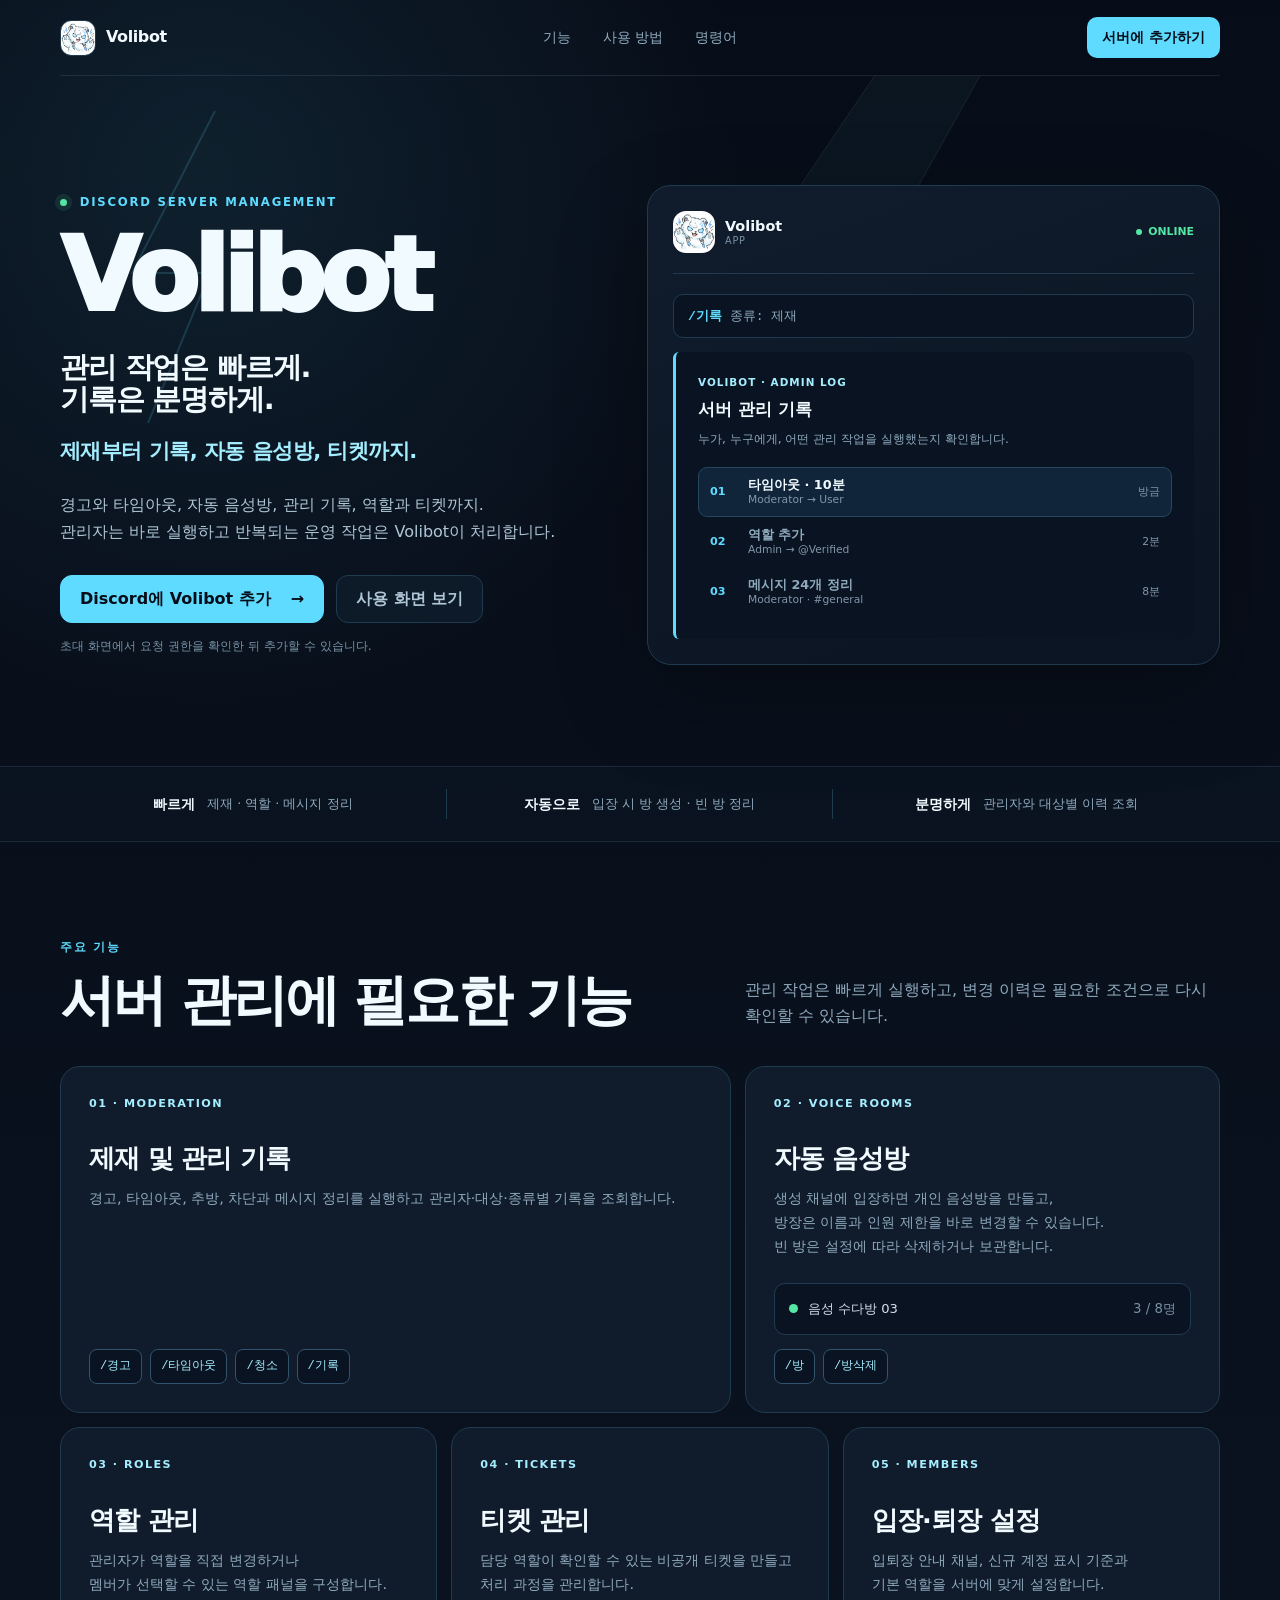
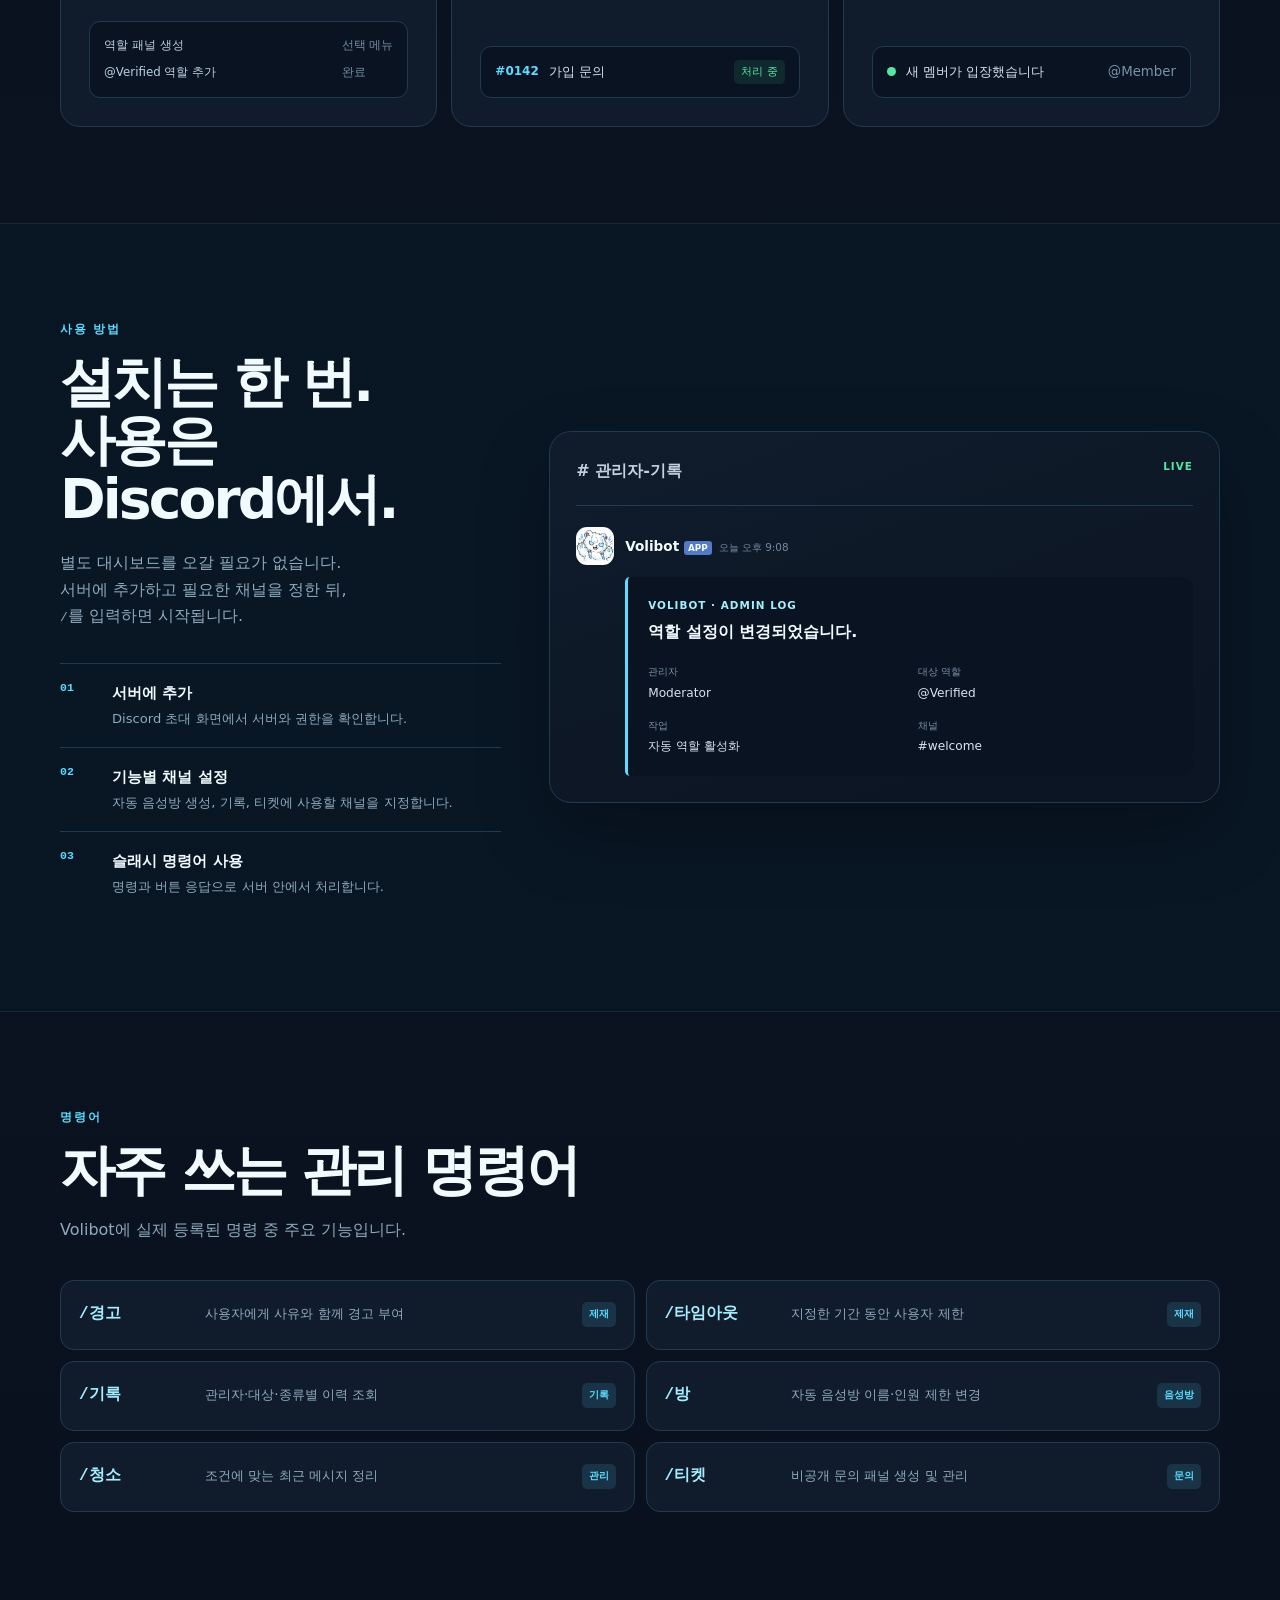
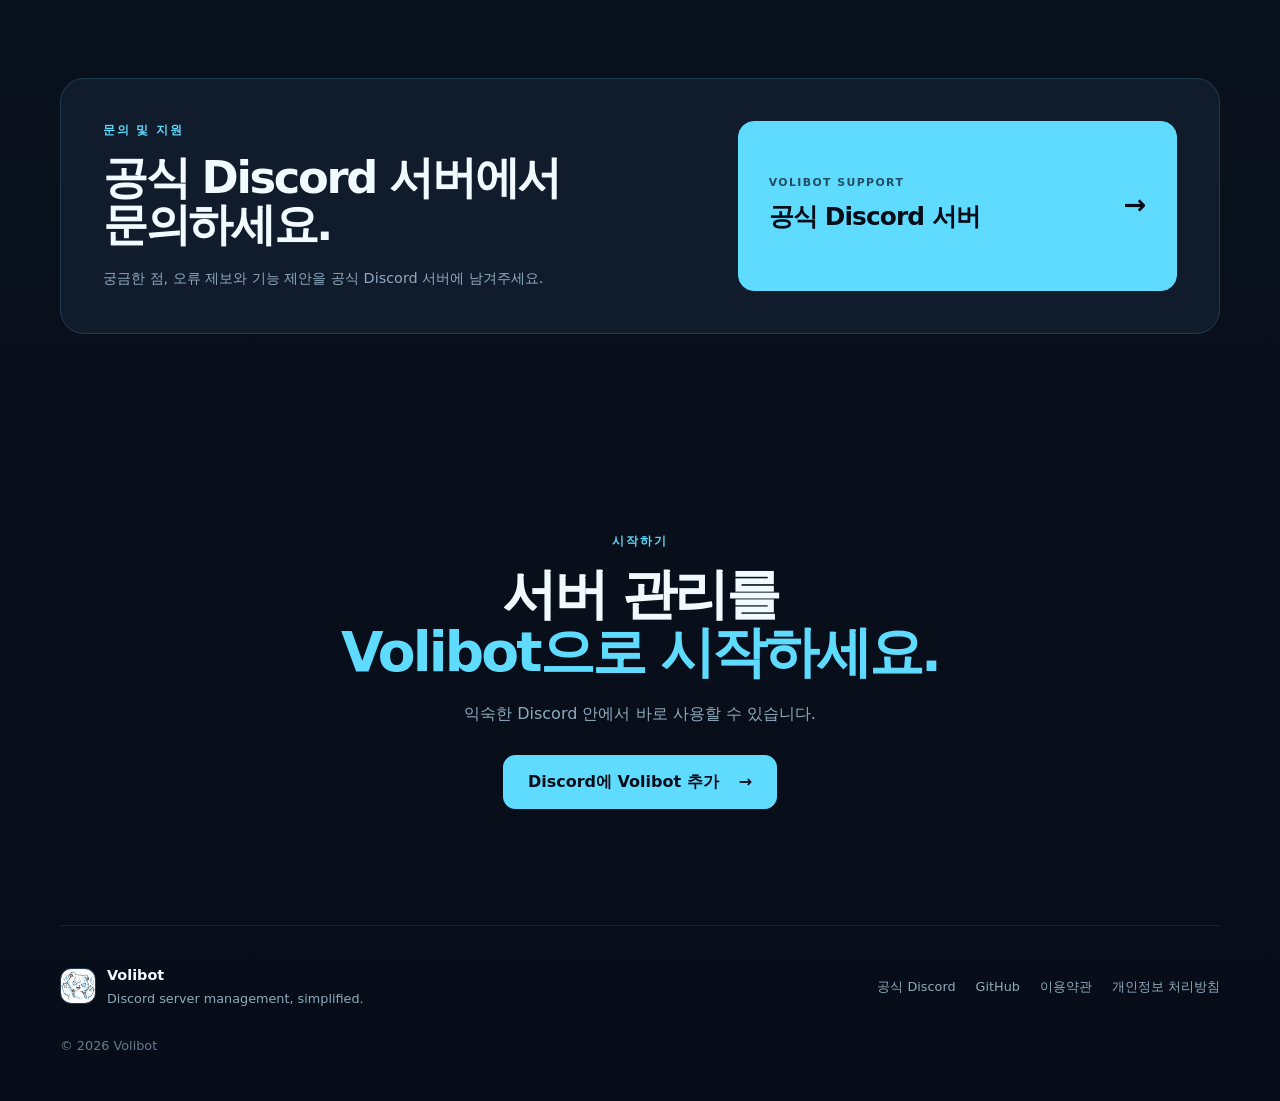
<file: index.html>
<!doctype html>
<html lang="ko">
<head>
  <meta charset="utf-8">
  <meta name="viewport" content="width=device-width, initial-scale=1">
  <meta name="theme-color" content="#07101b">
  <meta name="description" content="제재, 관리 기록, 역할, 티켓과 입퇴장 관리를 Discord 안에서 해결하는 서버 관리 봇 Volibot">
  <meta property="og:title" content="Volibot — Discord 서버 관리를 더 분명하게">
  <meta property="og:description" content="관리 작업은 빠르게, 기록은 분명하게. 서버 운영에 필요한 흐름을 Volibot 하나로 관리하세요.">
  <meta property="og:type" content="website">
  <meta property="og:url" content="https://volibot.is-a.bot/">
  <link rel="canonical" href="https://volibot.is-a.bot/">
  <link rel="icon" href="./favicon.svg" type="image/svg+xml">
  <title>Volibot — Discord 서버 관리를 더 분명하게</title>
  <link rel="stylesheet" href="./style.css?v=20260915-2">
</head>
<body>
  <a class="skip-link" href="#main">본문으로 건너뛰기</a>
  <header class="topbar shell">
    <a class="brand" href="#top" aria-label="Volibot 홈"><span class="brand-icon profile-icon"><img src="./assets/volibot-avatar.png?v=83a66d88a6a2" alt="Volibot Discord 프로필"></span><span>Volibot</span></a>
    <nav class="nav" aria-label="주요 메뉴"><a href="#features">기능</a><a href="#workflow">사용 방법</a><a href="#commands">명령어</a></nav>
    <a class="nav-cta" href="./invite/">서버에 추가하기</a>
  </header>

  <main id="main">
    <section id="top" class="hero shell">
      <svg class="hero-paths" viewBox="0 0 1200 700" aria-hidden="true" preserveAspectRatio="xMidYMid slice">
        <path class="bolt-fill" d="M865 -40 635 300h145l-92 290 310-410H842L965-40Z"/>
        <path class="bolt-line" d="M175 40 92 202h78L108 352"/>
        <path class="bolt-line small" d="M1110 350 1048 472h58l-46 112"/>
      </svg>
      <div class="hero-copy">
        <p class="eyebrow"><span class="pulse" aria-hidden="true"></span> DISCORD SERVER MANAGEMENT</p>
        <h1>Volibot</h1>
        <p class="hero-statement">관리 작업은 빠르게.<br>기록은 분명하게.</p>
        <p class="hero-accent">제재부터 기록, 자동 음성방, 티켓까지.</p>
        <p class="lead"><span>경고와 타임아웃, 자동 음성방, 관리 기록, 역할과 티켓까지.</span><span>관리자는 바로 실행하고 반복되는 운영 작업은 Volibot이 처리합니다.</span></p>
        <div class="actions"><a class="button primary" href="./invite/">Discord에 Volibot 추가 <span aria-hidden="true">→</span></a><a class="button ghost" href="#workflow">사용 화면 보기</a></div>
        <p class="microcopy">초대 화면에서 요청 권한을 확인한 뒤 추가할 수 있습니다.</p>
      </div>
      <aside class="discord-window" aria-label="Volibot 관리자 기록 사용 예시">
        <div class="window-bar"><div class="bot-avatar"><img src="./assets/volibot-avatar.png?v=83a66d88a6a2" alt="Volibot Discord 프로필"></div><div><strong>Volibot</strong><span>APP</span></div><span class="online"><i></i> ONLINE</span></div>
        <div class="command-line"><span>/기록</span> 종류: 제재</div>
        <div class="reply-card">
          <p class="reply-label">VOLIBOT · ADMIN LOG</p><strong>서버 관리 기록</strong><p>누가, 누구에게, 어떤 관리 작업을 실행했는지 확인합니다.</p>
          <div class="track active"><span>01</span><div><b>타임아웃 · 10분</b><small>Moderator → User</small></div><em>방금</em></div>
          <div class="track"><span>02</span><div><b>역할 추가</b><small>Admin → @Verified</small></div><em>2분</em></div>
          <div class="track"><span>03</span><div><b>메시지 24개 정리</b><small>Moderator · #general</small></div><em>8분</em></div>
        </div>
      </aside>
    </section>

    <section class="proof-strip" aria-label="Volibot 특징"><div class="shell proof-grid"><div><strong>빠르게</strong><span>제재 · 역할 · 메시지 정리</span></div><div><strong>자동으로</strong><span>입장 시 방 생성 · 빈 방 정리</span></div><div><strong>분명하게</strong><span>관리자와 대상별 이력 조회</span></div></div></section>

    <section id="features" class="section shell">
      <div class="section-head split-head"><div><p class="eyebrow">주요 기능</p><h2>서버 관리에 필요한 기능</h2></div><p>관리 작업은 빠르게 실행하고, 변경 이력은 필요한 조건으로 다시 확인할 수 있습니다.</p></div>
      <div class="feature-grid">
        <article class="feature-card featured"><span class="feature-tag">01 · MODERATION</span><h3>제재 및 관리 기록</h3><p>경고, 타임아웃, 추방, 차단과 메시지 정리를 실행하고 관리자·대상·종류별 기록을 조회합니다.</p><div class="chips"><code>/경고</code><code>/타임아웃</code><code>/청소</code><code>/기록</code></div></article>
        <article class="feature-card voice-card"><span class="feature-tag">02 · VOICE ROOMS</span><h3>자동 음성방</h3><p><span>생성 채널에 입장하면 개인 음성방을 만들고,</span><span>방장은 이름과 인원 제한을 바로 변경할 수 있습니다.</span><span>빈 방은 설정에 따라 삭제하거나 보관합니다.</span></p><div class="voice-preview"><i></i><span>음성 수다방 03</span><small>3 / 8명</small></div><div class="chips"><code>/방</code><code>/방삭제</code></div></article>
        <article class="feature-card"><span class="feature-tag">03 · ROLES</span><h3>역할 관리</h3><p><span>관리자가 역할을 직접 변경하거나</span><span>멤버가 선택할 수 있는 역할 패널을 구성합니다.</span></p><div class="log-preview"><span>역할 패널 생성</span><time>선택 메뉴</time><span>@Verified 역할 추가</span><time>완료</time></div></article>
        <article class="feature-card"><span class="feature-tag">04 · TICKETS</span><h3>티켓 관리</h3><p>담당 역할이 확인할 수 있는 비공개 티켓을 만들고 처리 과정을 관리합니다.</p><div class="ticket-preview"><b>#0142</b><span>가입 문의</span><em>처리 중</em></div></article>
        <article class="feature-card"><span class="feature-tag">05 · MEMBERS</span><h3>입장·퇴장 설정</h3><p><span>입퇴장 안내 채널, 신규 계정 표시 기준과</span><span>기본 역할을 서버에 맞게 설정합니다.</span></p><div class="voice-preview"><i></i><span>새 멤버가 입장했습니다</span><small>@Member</small></div></article>
      </div>
    </section>

    <section id="workflow" class="section workflow-section"><div class="shell workflow-layout">
      <div class="workflow-copy"><p class="eyebrow">사용 방법</p><h2>설치는 한 번.<br>사용은 Discord에서.</h2><p><span>별도 대시보드를 오갈 필요가 없습니다.</span><span>서버에 추가하고 필요한 채널을 정한 뒤,</span><span><code>/</code>를 입력하면 시작됩니다.</span></p><ol class="steps"><li><span>01</span><div><strong>서버에 추가</strong><p>Discord 초대 화면에서 서버와 권한을 확인합니다.</p></div></li><li><span>02</span><div><strong>기능별 채널 설정</strong><p>자동 음성방 생성, 기록, 티켓에 사용할 채널을 지정합니다.</p></div></li><li><span>03</span><div><strong>슬래시 명령어 사용</strong><p>명령과 버튼 응답으로 서버 안에서 처리합니다.</p></div></li></ol></div>
      <div class="admin-card" aria-label="관리 기록 예시"><div class="admin-card-head"><span># 관리자-기록</span><i>LIVE</i></div><div class="admin-message"><div class="bot-avatar small"><img src="./assets/volibot-avatar.png?v=83a66d88a6a2" alt="Volibot Discord 프로필"></div><div><strong>Volibot <em>APP</em></strong><time>오늘 오후 9:08</time></div></div><div class="embed"><p class="reply-label">VOLIBOT · ADMIN LOG</p><h3>역할 설정이 변경되었습니다.</h3><dl><div><dt>관리자</dt><dd>Moderator</dd></div><div><dt>대상 역할</dt><dd>@Verified</dd></div><div><dt>작업</dt><dd>자동 역할 활성화</dd></div><div><dt>채널</dt><dd>#welcome</dd></div></dl></div></div>
    </div></section>

    <section id="commands" class="section shell command-section">
      <div class="section-head"><p class="eyebrow">명령어</p><h2>자주 쓰는 관리 명령어</h2><p>Volibot에 실제 등록된 명령 중 주요 기능입니다.</p></div>
      <div class="command-grid"><div class="command-card"><code>/경고</code><span>사용자에게 사유와 함께 경고 부여</span><b>제재</b></div><div class="command-card"><code>/타임아웃</code><span>지정한 기간 동안 사용자 제한</span><b>제재</b></div><div class="command-card"><code>/기록</code><span>관리자·대상·종류별 이력 조회</span><b>기록</b></div><div class="command-card"><code>/방</code><span>자동 음성방 이름·인원 제한 변경</span><b>음성방</b></div><div class="command-card"><code>/청소</code><span>조건에 맞는 최근 메시지 정리</span><b>관리</b></div><div class="command-card"><code>/티켓</code><span>비공개 문의 패널 생성 및 관리</span><b>문의</b></div></div>
    </section>

    <section class="section shell"><div class="trust-card"><div><p class="eyebrow">문의 및 지원</p><h2>공식 Discord 서버에서<br>문의하세요.</h2><p>궁금한 점, 오류 제보와 기능 제안을 공식 Discord 서버에 남겨주세요.</p></div><a class="discord-support-button" href="./server/"><span>VOLIBOT SUPPORT</span><strong>공식 Discord 서버</strong><b aria-hidden="true">→</b></a></div></section>

    <section class="final-cta shell"><p class="eyebrow">시작하기</p><h2>서버 관리를<br><span>Volibot으로 시작하세요.</span></h2><p>익숙한 Discord 안에서 바로 사용할 수 있습니다.</p><a class="button primary large" href="./invite/">Discord에 Volibot 추가 <span aria-hidden="true">→</span></a></section>
  </main>

  <footer class="footer shell"><div class="footer-brand"><span class="brand-icon profile-icon"><img src="./assets/volibot-avatar.png?v=83a66d88a6a2" alt="Volibot Discord 프로필"></span><div><strong>Volibot</strong><span>Discord server management, simplified.</span></div></div><div class="footer-links"><a href="./server/">공식 Discord</a><a href="./github/">GitHub</a><a href="./terms/">이용약관</a><a href="./privacy/">개인정보 처리방침</a></div><p>© 2026 Volibot</p></footer>
</body>
</html>
</file>
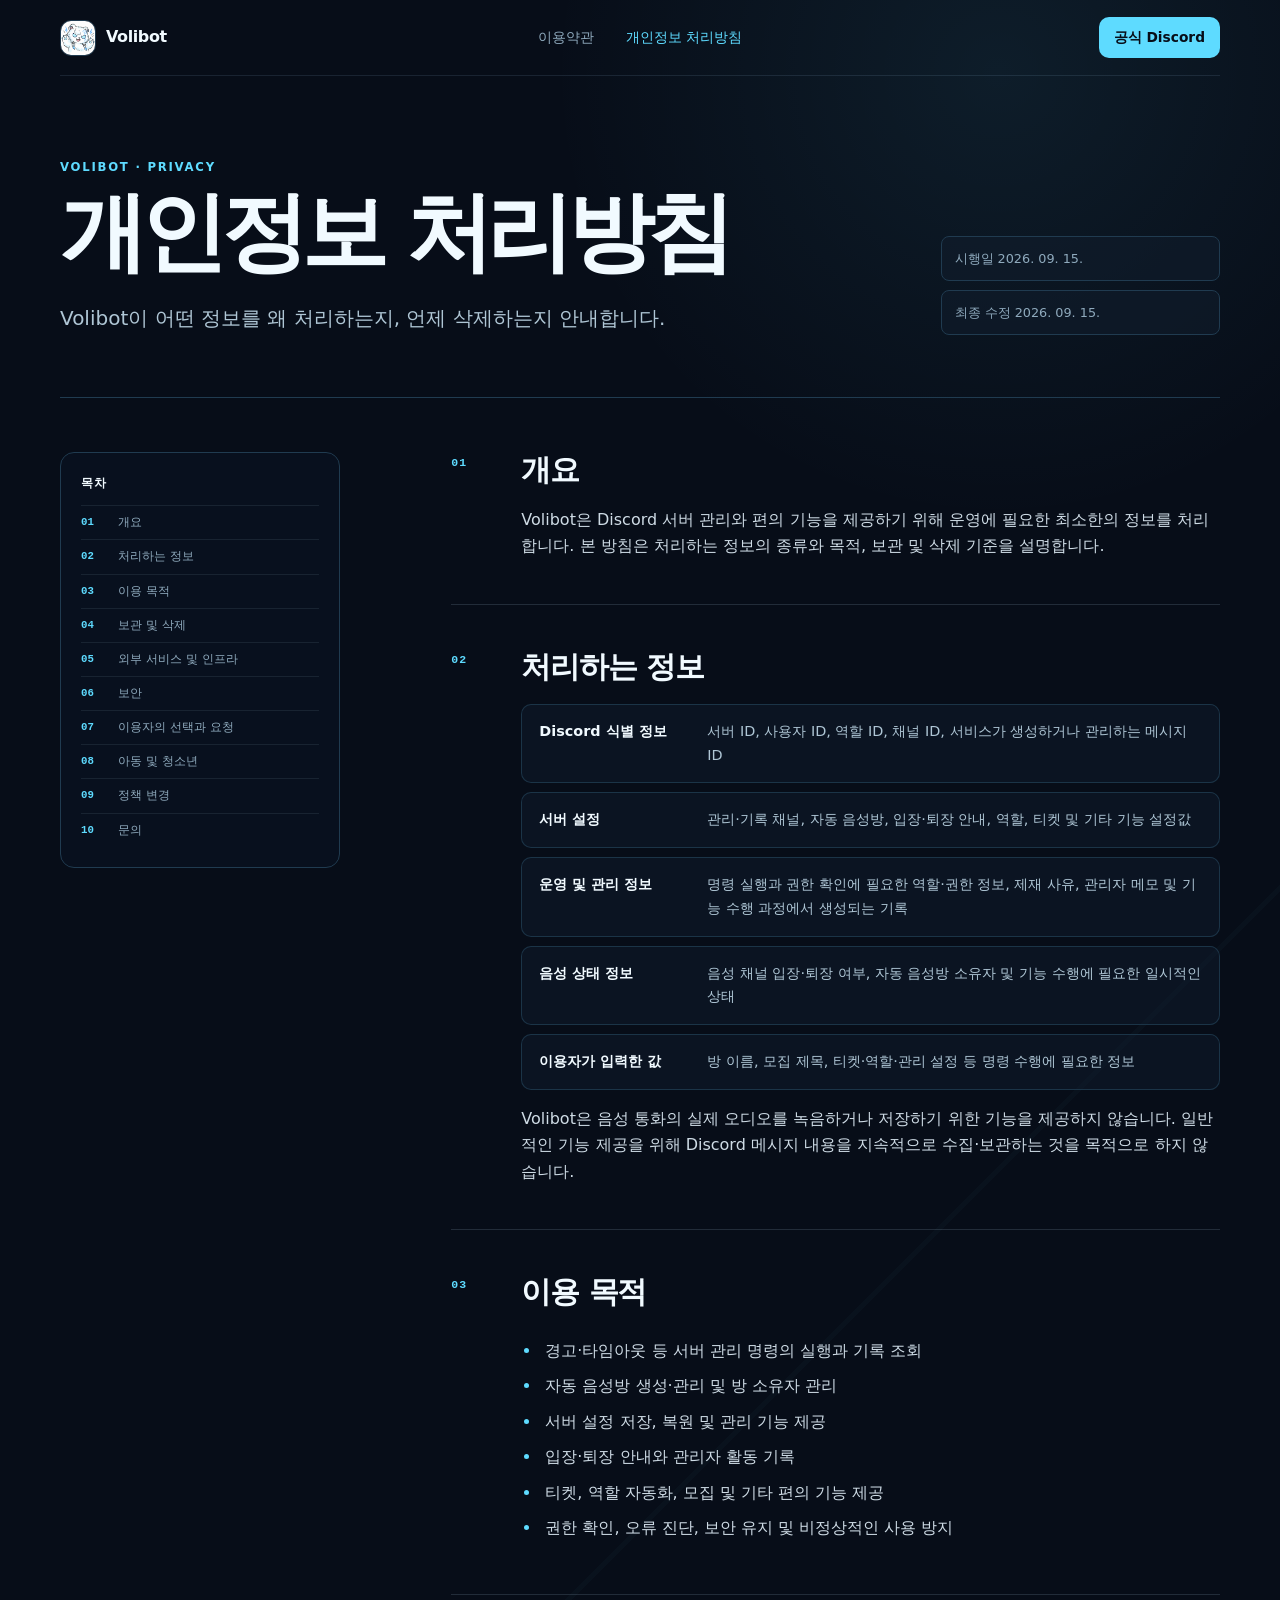
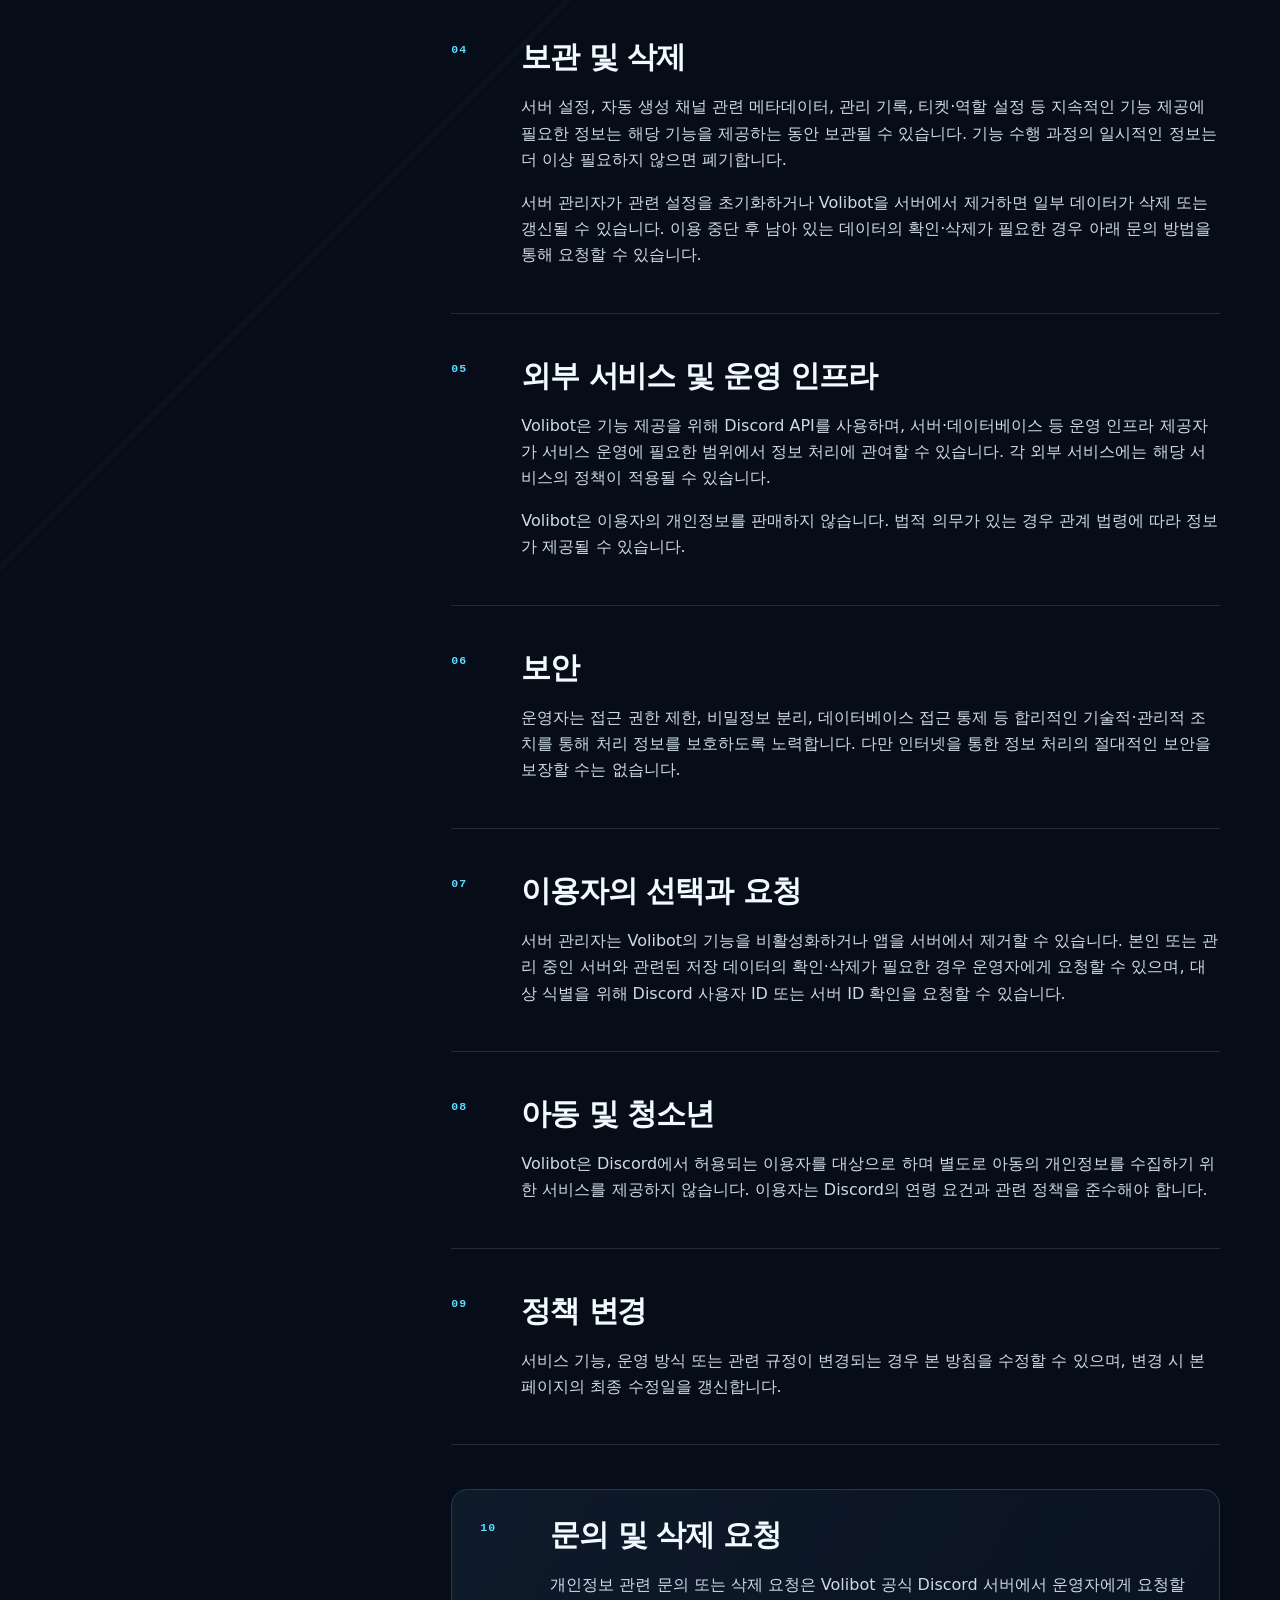
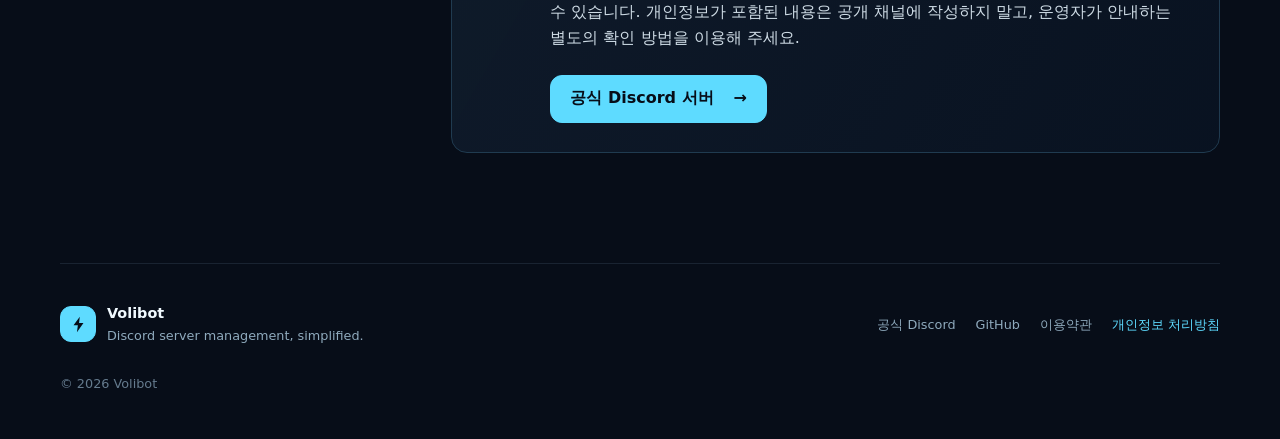
<file: privacy/index.html>
<!doctype html>
<html lang="ko">
<head>
  <meta charset="utf-8">
  <meta name="viewport" content="width=device-width, initial-scale=1">
  <meta name="theme-color" content="#07101b">
  <meta name="description" content="Volibot 개인정보 처리방침">
  <meta property="og:title" content="개인정보 처리방침 · Volibot">
  <meta property="og:description" content="Volibot이 처리하는 정보와 보관·삭제 기준을 확인하세요.">
  <meta property="og:type" content="website">
  <meta property="og:url" content="https://volibot.is-a.bot/privacy/">
  <link rel="canonical" href="https://volibot.is-a.bot/privacy/">
  <link rel="icon" href="../favicon.svg" type="image/svg+xml">
  <title>개인정보 처리방침 · Volibot</title>
  <link rel="stylesheet" href="../style.css?v=20260915-2">
</head>
<body class="legal-body">
  <a class="skip-link" href="#legal-content">본문으로 건너뛰기</a>
  <header class="topbar policy-topbar shell">
    <a class="brand" href="../" aria-label="Volibot 홈"><span class="brand-icon profile-icon"><img src="../assets/volibot-avatar.png?v=83a66d88a6a2" alt="Volibot Discord 프로필"></span><span>Volibot</span></a>
    <nav class="nav policy-nav" aria-label="정책 메뉴"><a href="../terms/">이용약관</a><a aria-current="page" href="./">개인정보 처리방침</a></nav>
    <a class="nav-cta" href="../server/">공식 Discord</a>
  </header>

  <main class="legal-main shell">
    <header class="legal-hero">
      <p class="eyebrow">VOLIBOT · PRIVACY</p>
      <h1 class="legal-long-title">개인정보<br class="mobile-break"> 처리방침</h1>
      <p class="legal-summary">Volibot이 어떤 정보를 왜 처리하는지, 언제 삭제하는지 안내합니다.</p>
      <div class="legal-meta"><span>시행일 2026. 09. 15.</span><span>최종 수정 2026. 09. 15.</span></div>
    </header>

    <div class="legal-layout">
      <aside class="legal-index" aria-label="개인정보 처리방침 목차">
        <strong>목차</strong>
        <nav>
          <a href="#overview"><span>01</span>개요</a>
          <a href="#data"><span>02</span>처리하는 정보</a>
          <a href="#purpose"><span>03</span>이용 목적</a>
          <a href="#retention"><span>04</span>보관 및 삭제</a>
          <a href="#external"><span>05</span>외부 서비스 및 인프라</a>
          <a href="#security"><span>06</span>보안</a>
          <a href="#choices"><span>07</span>이용자의 선택과 요청</a>
          <a href="#children"><span>08</span>아동 및 청소년</a>
          <a href="#revision"><span>09</span>정책 변경</a>
          <a href="#contact"><span>10</span>문의</a>
        </nav>
      </aside>

      <article id="legal-content" class="legal-content">
        <section id="overview"><span class="legal-number">01</span><h2>개요</h2><p>Volibot은 Discord 서버 관리와 편의 기능을 제공하기 위해 운영에 필요한 최소한의 정보를 처리합니다. 본 방침은 처리하는 정보의 종류와 목적, 보관 및 삭제 기준을 설명합니다.</p></section>

        <section id="data">
          <span class="legal-number">02</span><h2>처리하는 정보</h2>
          <ul class="data-list">
            <li><strong>Discord 식별 정보</strong><span>서버 ID, 사용자 ID, 역할 ID, 채널 ID, 서비스가 생성하거나 관리하는 메시지 ID</span></li>
            <li><strong>서버 설정</strong><span>관리·기록 채널, 자동 음성방, 입장·퇴장 안내, 역할, 티켓 및 기타 기능 설정값</span></li>
            <li><strong>운영 및 관리 정보</strong><span>명령 실행과 권한 확인에 필요한 역할·권한 정보, 제재 사유, 관리자 메모 및 기능 수행 과정에서 생성되는 기록</span></li>
            <li><strong>음성 상태 정보</strong><span>음성 채널 입장·퇴장 여부, 자동 음성방 소유자 및 기능 수행에 필요한 일시적인 상태</span></li>
            <li><strong>이용자가 입력한 값</strong><span>방 이름, 모집 제목, 티켓·역할·관리 설정 등 명령 수행에 필요한 정보</span></li>
          </ul>
          <p>Volibot은 음성 통화의 실제 오디오를 녹음하거나 저장하기 위한 기능을 제공하지 않습니다. 일반적인 기능 제공을 위해 Discord 메시지 내용을 지속적으로 수집·보관하는 것을 목적으로 하지 않습니다.</p>
        </section>

        <section id="purpose">
          <span class="legal-number">03</span><h2>이용 목적</h2>
          <ul>
            <li>경고·타임아웃 등 서버 관리 명령의 실행과 기록 조회</li>
            <li>자동 음성방 생성·관리 및 방 소유자 관리</li>
            <li>서버 설정 저장, 복원 및 관리 기능 제공</li>
            <li>입장·퇴장 안내와 관리자 활동 기록</li>
            <li>티켓, 역할 자동화, 모집 및 기타 편의 기능 제공</li>
            <li>권한 확인, 오류 진단, 보안 유지 및 비정상적인 사용 방지</li>
          </ul>
        </section>

        <section id="retention">
          <span class="legal-number">04</span><h2>보관 및 삭제</h2>
          <p>서버 설정, 자동 생성 채널 관련 메타데이터, 관리 기록, 티켓·역할 설정 등 지속적인 기능 제공에 필요한 정보는 해당 기능을 제공하는 동안 보관될 수 있습니다. 기능 수행 과정의 일시적인 정보는 더 이상 필요하지 않으면 폐기합니다.</p>
          <p>서버 관리자가 관련 설정을 초기화하거나 Volibot을 서버에서 제거하면 일부 데이터가 삭제 또는 갱신될 수 있습니다. 이용 중단 후 남아 있는 데이터의 확인·삭제가 필요한 경우 아래 문의 방법을 통해 요청할 수 있습니다.</p>
        </section>

        <section id="external"><span class="legal-number">05</span><h2>외부 서비스 및 운영 인프라</h2><p>Volibot은 기능 제공을 위해 Discord API를 사용하며, 서버·데이터베이스 등 운영 인프라 제공자가 서비스 운영에 필요한 범위에서 정보 처리에 관여할 수 있습니다. 각 외부 서비스에는 해당 서비스의 정책이 적용될 수 있습니다.</p><p>Volibot은 이용자의 개인정보를 판매하지 않습니다. 법적 의무가 있는 경우 관계 법령에 따라 정보가 제공될 수 있습니다.</p></section>
        <section id="security"><span class="legal-number">06</span><h2>보안</h2><p>운영자는 접근 권한 제한, 비밀정보 분리, 데이터베이스 접근 통제 등 합리적인 기술적·관리적 조치를 통해 처리 정보를 보호하도록 노력합니다. 다만 인터넷을 통한 정보 처리의 절대적인 보안을 보장할 수는 없습니다.</p></section>
        <section id="choices"><span class="legal-number">07</span><h2>이용자의 선택과 요청</h2><p>서버 관리자는 Volibot의 기능을 비활성화하거나 앱을 서버에서 제거할 수 있습니다. 본인 또는 관리 중인 서버와 관련된 저장 데이터의 확인·삭제가 필요한 경우 운영자에게 요청할 수 있으며, 대상 식별을 위해 Discord 사용자 ID 또는 서버 ID 확인을 요청할 수 있습니다.</p></section>
        <section id="children"><span class="legal-number">08</span><h2>아동 및 청소년</h2><p>Volibot은 Discord에서 허용되는 이용자를 대상으로 하며 별도로 아동의 개인정보를 수집하기 위한 서비스를 제공하지 않습니다. 이용자는 Discord의 연령 요건과 관련 정책을 준수해야 합니다.</p></section>
        <section id="revision"><span class="legal-number">09</span><h2>정책 변경</h2><p>서비스 기능, 운영 방식 또는 관련 규정이 변경되는 경우 본 방침을 수정할 수 있으며, 변경 시 본 페이지의 최종 수정일을 갱신합니다.</p></section>

        <section id="contact" class="legal-contact">
          <span class="legal-number">10</span><h2>문의 및 삭제 요청</h2>
          <p>개인정보 관련 문의 또는 삭제 요청은 Volibot 공식 Discord 서버에서 운영자에게 요청할 수 있습니다. 개인정보가 포함된 내용은 공개 채널에 작성하지 말고, 운영자가 안내하는 별도의 확인 방법을 이용해 주세요.</p>
          <a class="button primary" href="../server/">공식 Discord 서버 <span aria-hidden="true">→</span></a>
        </section>
      </article>
    </div>
  </main>

  <footer class="footer shell"><div class="footer-brand"><span class="brand-icon" aria-hidden="true"><svg viewBox="0 0 24 24"><path d="M13.8 1 5 13h6.1L9.8 23 19 10h-6.2z"/></svg></span><div><strong>Volibot</strong><span>Discord server management, simplified.</span></div></div><div class="footer-links"><a href="../server/">공식 Discord</a><a href="../github/">GitHub</a><a href="../terms/">이용약관</a><a aria-current="page" href="./">개인정보 처리방침</a></div><p>© 2026 Volibot</p></footer>
</body>
</html>
</file>
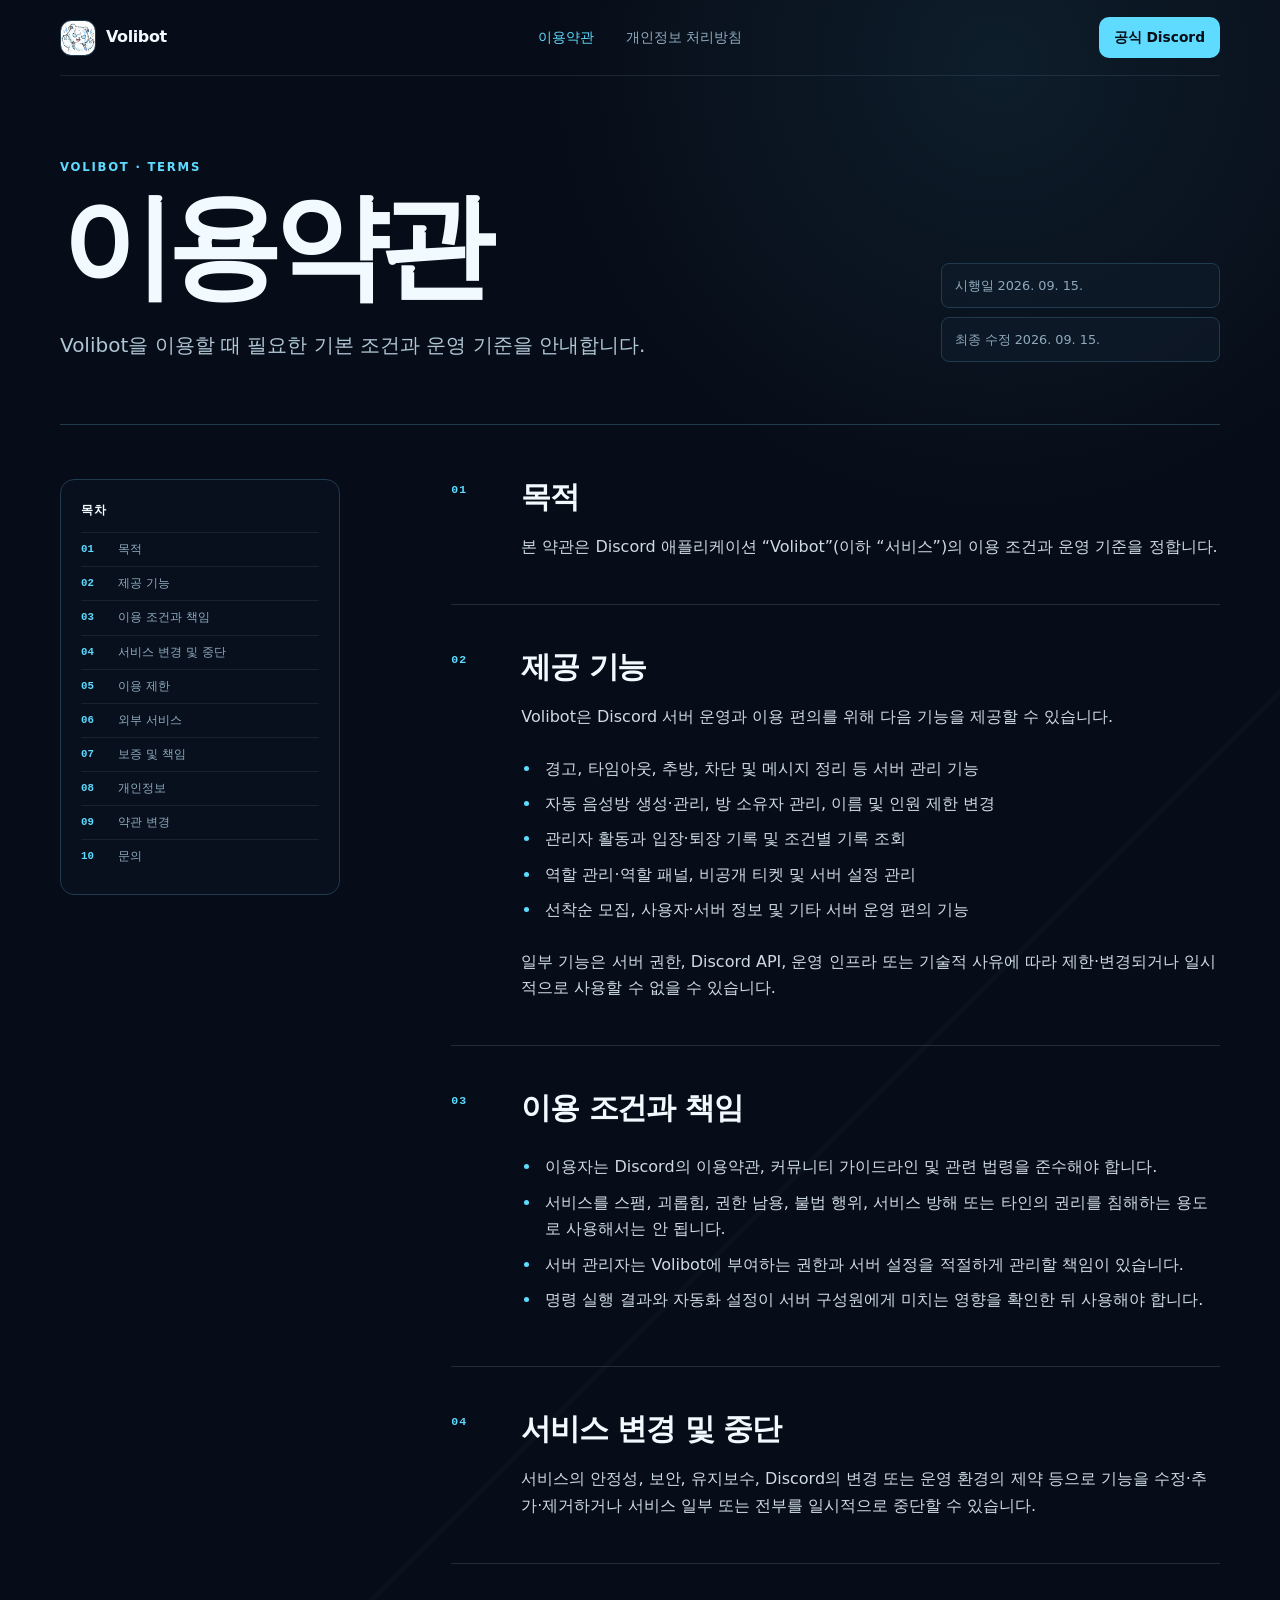
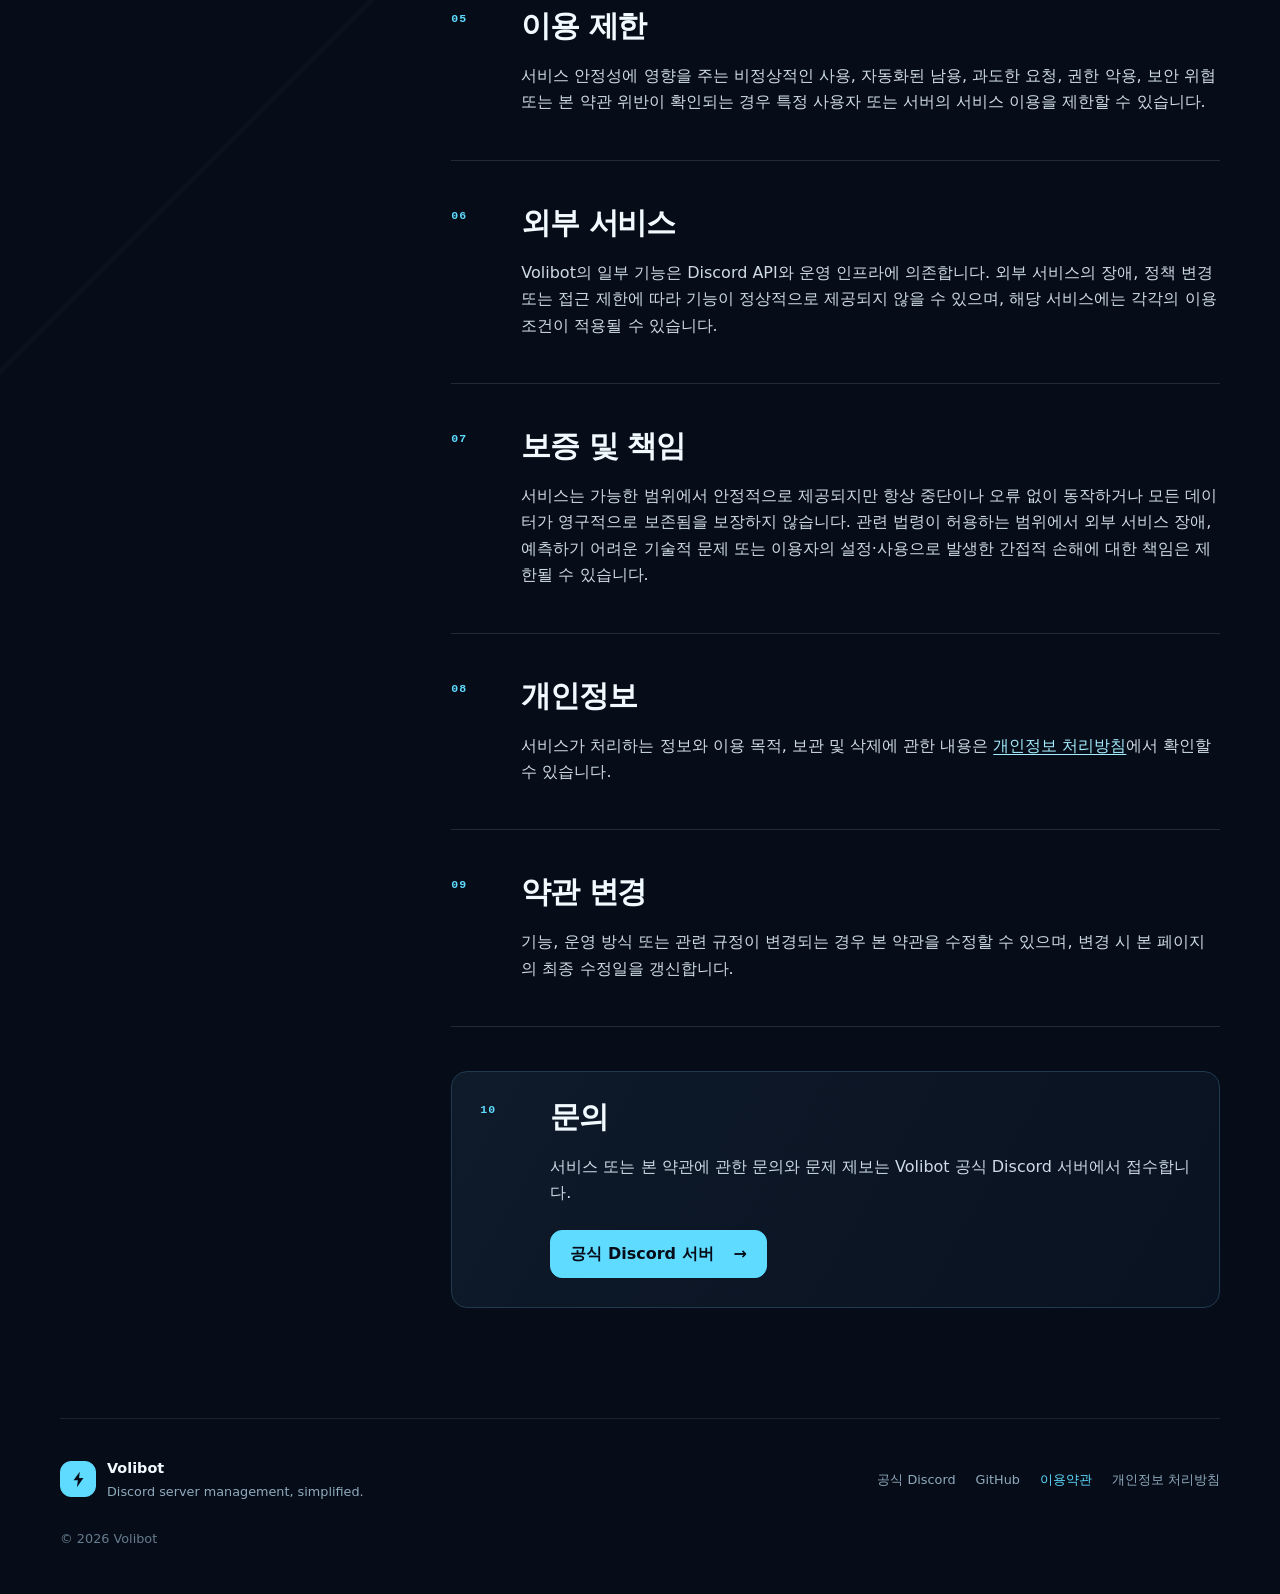
<file: terms/index.html>
<!doctype html>
<html lang="ko">
<head>
  <meta charset="utf-8">
  <meta name="viewport" content="width=device-width, initial-scale=1">
  <meta name="theme-color" content="#07101b">
  <meta name="description" content="Volibot 이용약관">
  <meta property="og:title" content="이용약관 · Volibot">
  <meta property="og:description" content="Volibot의 이용 조건과 운영 기준을 확인하세요.">
  <meta property="og:type" content="website">
  <meta property="og:url" content="https://volibot.is-a.bot/terms/">
  <link rel="canonical" href="https://volibot.is-a.bot/terms/">
  <link rel="icon" href="../favicon.svg" type="image/svg+xml">
  <title>이용약관 · Volibot</title>
  <link rel="stylesheet" href="../style.css?v=20260915-2">
</head>
<body class="legal-body">
  <a class="skip-link" href="#legal-content">본문으로 건너뛰기</a>
  <header class="topbar policy-topbar shell">
    <a class="brand" href="../" aria-label="Volibot 홈"><span class="brand-icon profile-icon"><img src="../assets/volibot-avatar.png?v=83a66d88a6a2" alt="Volibot Discord 프로필"></span><span>Volibot</span></a>
    <nav class="nav policy-nav" aria-label="정책 메뉴"><a aria-current="page" href="./">이용약관</a><a href="../privacy/">개인정보 처리방침</a></nav>
    <a class="nav-cta" href="../server/">공식 Discord</a>
  </header>

  <main class="legal-main shell">
    <header class="legal-hero">
      <p class="eyebrow">VOLIBOT · TERMS</p>
      <h1>이용약관</h1>
      <p class="legal-summary">Volibot을 이용할 때 필요한 기본 조건과 운영 기준을 안내합니다.</p>
      <div class="legal-meta"><span>시행일 2026. 09. 15.</span><span>최종 수정 2026. 09. 15.</span></div>
    </header>

    <div class="legal-layout">
      <aside class="legal-index" aria-label="이용약관 목차">
        <strong>목차</strong>
        <nav>
          <a href="#purpose"><span>01</span>목적</a>
          <a href="#features"><span>02</span>제공 기능</a>
          <a href="#conditions"><span>03</span>이용 조건과 책임</a>
          <a href="#changes"><span>04</span>서비스 변경 및 중단</a>
          <a href="#restriction"><span>05</span>이용 제한</a>
          <a href="#external"><span>06</span>외부 서비스</a>
          <a href="#liability"><span>07</span>보증 및 책임</a>
          <a href="#privacy"><span>08</span>개인정보</a>
          <a href="#revision"><span>09</span>약관 변경</a>
          <a href="#contact"><span>10</span>문의</a>
        </nav>
      </aside>

      <article id="legal-content" class="legal-content">
        <section id="purpose"><span class="legal-number">01</span><h2>목적</h2><p>본 약관은 Discord 애플리케이션 “Volibot”(이하 “서비스”)의 이용 조건과 운영 기준을 정합니다.</p></section>

        <section id="features">
          <span class="legal-number">02</span><h2>제공 기능</h2>
          <p>Volibot은 Discord 서버 운영과 이용 편의를 위해 다음 기능을 제공할 수 있습니다.</p>
          <ul>
            <li>경고, 타임아웃, 추방, 차단 및 메시지 정리 등 서버 관리 기능</li>
            <li>자동 음성방 생성·관리, 방 소유자 관리, 이름 및 인원 제한 변경</li>
            <li>관리자 활동과 입장·퇴장 기록 및 조건별 기록 조회</li>
            <li>역할 관리·역할 패널, 비공개 티켓 및 서버 설정 관리</li>
            <li>선착순 모집, 사용자·서버 정보 및 기타 서버 운영 편의 기능</li>
          </ul>
          <p>일부 기능은 서버 권한, Discord API, 운영 인프라 또는 기술적 사유에 따라 제한·변경되거나 일시적으로 사용할 수 없을 수 있습니다.</p>
        </section>

        <section id="conditions">
          <span class="legal-number">03</span><h2>이용 조건과 책임</h2>
          <ul>
            <li>이용자는 Discord의 이용약관, 커뮤니티 가이드라인 및 관련 법령을 준수해야 합니다.</li>
            <li>서비스를 스팸, 괴롭힘, 권한 남용, 불법 행위, 서비스 방해 또는 타인의 권리를 침해하는 용도로 사용해서는 안 됩니다.</li>
            <li>서버 관리자는 Volibot에 부여하는 권한과 서버 설정을 적절하게 관리할 책임이 있습니다.</li>
            <li>명령 실행 결과와 자동화 설정이 서버 구성원에게 미치는 영향을 확인한 뒤 사용해야 합니다.</li>
          </ul>
        </section>

        <section id="changes"><span class="legal-number">04</span><h2>서비스 변경 및 중단</h2><p>서비스의 안정성, 보안, 유지보수, Discord의 변경 또는 운영 환경의 제약 등으로 기능을 수정·추가·제거하거나 서비스 일부 또는 전부를 일시적으로 중단할 수 있습니다.</p></section>
        <section id="restriction"><span class="legal-number">05</span><h2>이용 제한</h2><p>서비스 안정성에 영향을 주는 비정상적인 사용, 자동화된 남용, 과도한 요청, 권한 악용, 보안 위협 또는 본 약관 위반이 확인되는 경우 특정 사용자 또는 서버의 서비스 이용을 제한할 수 있습니다.</p></section>
        <section id="external"><span class="legal-number">06</span><h2>외부 서비스</h2><p>Volibot의 일부 기능은 Discord API와 운영 인프라에 의존합니다. 외부 서비스의 장애, 정책 변경 또는 접근 제한에 따라 기능이 정상적으로 제공되지 않을 수 있으며, 해당 서비스에는 각각의 이용 조건이 적용될 수 있습니다.</p></section>
        <section id="liability"><span class="legal-number">07</span><h2>보증 및 책임</h2><p>서비스는 가능한 범위에서 안정적으로 제공되지만 항상 중단이나 오류 없이 동작하거나 모든 데이터가 영구적으로 보존됨을 보장하지 않습니다. 관련 법령이 허용하는 범위에서 외부 서비스 장애, 예측하기 어려운 기술적 문제 또는 이용자의 설정·사용으로 발생한 간접적 손해에 대한 책임은 제한될 수 있습니다.</p></section>
        <section id="privacy"><span class="legal-number">08</span><h2>개인정보</h2><p>서비스가 처리하는 정보와 이용 목적, 보관 및 삭제에 관한 내용은 <a href="../privacy/">개인정보 처리방침</a>에서 확인할 수 있습니다.</p></section>
        <section id="revision"><span class="legal-number">09</span><h2>약관 변경</h2><p>기능, 운영 방식 또는 관련 규정이 변경되는 경우 본 약관을 수정할 수 있으며, 변경 시 본 페이지의 최종 수정일을 갱신합니다.</p></section>

        <section id="contact" class="legal-contact">
          <span class="legal-number">10</span><h2>문의</h2>
          <p>서비스 또는 본 약관에 관한 문의와 문제 제보는 Volibot 공식 Discord 서버에서 접수합니다.</p>
          <a class="button primary" href="../server/">공식 Discord 서버 <span aria-hidden="true">→</span></a>
        </section>
      </article>
    </div>
  </main>

  <footer class="footer shell"><div class="footer-brand"><span class="brand-icon" aria-hidden="true"><svg viewBox="0 0 24 24"><path d="M13.8 1 5 13h6.1L9.8 23 19 10h-6.2z"/></svg></span><div><strong>Volibot</strong><span>Discord server management, simplified.</span></div></div><div class="footer-links"><a href="../server/">공식 Discord</a><a href="../github/">GitHub</a><a aria-current="page" href="./">이용약관</a><a href="../privacy/">개인정보 처리방침</a></div><p>© 2026 Volibot</p></footer>
</body>
</html>
</file>
<file: style.css>
:root {
  color-scheme: dark;
  --bg: #070d18;
  --bg-soft: #0b1422;
  --panel: #101c2c;
  --panel-deep: #091321;
  --text: #f1faff;
  --muted: #8faabd;
  --muted-bright: #afc6d5;
  --line: #203b50;
  --accent: #5edbff;
  --ice: #a5eeff;
  --good: #55e6a5;
  --glow: rgba(94, 219, 255, 0.25);
  --page: 1160px;
  --gutter: 20px;
  --grid-gap: 14px;
  --section-space: 96px;
  --card-radius: 20px;
}

* { box-sizing: border-box; }

html {
  scroll-behavior: smooth;
  scroll-padding-top: 84px;
}

body {
  margin: 0;
  min-height: 100vh;
  overflow-x: clip;
  background:
    radial-gradient(circle at 16% 4%, rgba(94, 219, 255, 0.09), transparent 34rem),
    linear-gradient(180deg, var(--bg) 0%, var(--bg-soft) 52%, var(--bg) 100%);
  color: var(--text);
  font-family: Inter, Pretendard, ui-sans-serif, system-ui, -apple-system, BlinkMacSystemFont, "Segoe UI", "Noto Sans KR", sans-serif;
  line-height: 1.65;
  -webkit-font-smoothing: antialiased;
}

a { color: inherit; }
h1, h2, h3, p { overflow-wrap: anywhere; }

.shell {
  width: min(var(--page), calc(100% - (var(--gutter) * 2)));
  margin-inline: auto;
}

.skip-link {
  position: fixed;
  z-index: 100;
  top: 10px;
  left: 10px;
  padding: 10px 14px;
  border-radius: 8px;
  background: #fff;
  color: #000;
  transform: translateY(-150%);
}

.skip-link:focus { transform: none; }

/* Header */
.topbar {
  min-height: 76px;
  display: grid;
  grid-template-columns: 1fr auto 1fr;
  align-items: center;
  gap: 28px;
  border-bottom: 1px solid rgba(158, 195, 224, 0.12);
}

.brand {
  width: max-content;
  display: inline-flex;
  align-items: center;
  gap: 10px;
  text-decoration: none;
  font-weight: 850;
  letter-spacing: -0.025em;
}

.brand-icon {
  width: 36px;
  height: 36px;
  display: grid;
  place-items: center;
  border: 1px solid var(--accent);
  border-radius: 11px;
  background: var(--accent);
}

.brand-icon svg { width: 17px; height: 17px; }
.brand-icon path { fill: var(--bg); }
.brand-icon.profile-icon { overflow: hidden; border-color: var(--line); background: var(--panel); }
.brand-icon.profile-icon img { display: block; width: 100%; height: 100%; object-fit: cover; }

.nav {
  display: flex;
  align-items: center;
  gap: 32px;
  color: var(--muted);
  font-size: 0.9rem;
}

.nav a, .footer a {
  text-decoration: none;
  transition: color 0.18s ease;
}

.nav a:hover, .footer a:hover { color: var(--text); }

.nav-cta {
  justify-self: end;
  padding: 9px 15px;
  border-radius: 10px;
  background: var(--accent);
  color: var(--bg);
  text-decoration: none;
  font-size: 0.86rem;
  font-weight: 850;
}

.nav-cta:hover { background: var(--ice); }

/* Shared type and controls */
.eyebrow {
  margin: 0 0 14px;
  color: var(--accent);
  font-size: 0.73rem;
  font-weight: 850;
  letter-spacing: 0.15em;
}

.pulse {
  display: inline-block;
  width: 7px;
  height: 7px;
  margin-right: 7px;
  border-radius: 50%;
  background: var(--good);
  box-shadow: 0 0 0 5px rgba(85, 230, 165, 0.1);
}

.actions {
  display: flex;
  flex-wrap: wrap;
  gap: 12px;
  margin-top: 30px;
}

.button {
  min-height: 48px;
  display: inline-flex;
  align-items: center;
  justify-content: center;
  gap: 20px;
  padding: 0 19px;
  border: 1px solid var(--line);
  border-radius: 12px;
  background: rgba(14, 27, 42, 0.9);
  text-decoration: none;
  font-weight: 800;
  transition: transform 0.18s ease, border-color 0.18s ease, background 0.18s ease;
}

.button:hover {
  transform: translateY(-2px);
  border-color: #42617c;
  background: #12253a;
}

.button.primary {
  border-color: var(--accent);
  background: var(--accent);
  color: var(--bg);
}

.button.primary:hover { background: var(--ice); }
.button.ghost { color: var(--muted-bright); }
.button.large { min-height: 54px; padding-inline: 24px; }

/* Hero: 12-column matrix */
.hero {
  position: relative;
  isolation: isolate;
  min-height: 690px;
  display: grid;
  grid-template-columns: repeat(12, minmax(0, 1fr));
  gap: var(--grid-gap);
  align-items: center;
  padding: 84px 0 76px;
}

.hero-copy {
  position: relative;
  z-index: 1;
  grid-column: 1 / span 6;
  padding-right: 28px;
}

.hero h1 {
  display: inline-block;
  margin: 0;
  padding-bottom: 0.09em;
  color: var(--text);
  font-size: clamp(4.5rem, 8vw, 7.4rem);
  font-weight: 950;
  line-height: 0.95;
  letter-spacing: -0.055em;
  word-break: keep-all;
}

.hero-statement {
  margin: 18px 0 0;
  color: var(--text);
  font-size: clamp(1.55rem, 2.25vw, 2.1rem);
  font-weight: 900;
  line-height: 1.12;
  letter-spacing: -0.04em;
}

.hero-accent {
  margin: 18px 0 0;
  color: var(--ice);
  font-size: clamp(1.08rem, 1.65vw, 1.35rem);
  font-weight: 850;
  letter-spacing: -0.025em;
}

.lead {
  max-width: 590px;
  margin: 24px 0 0;
  color: var(--muted-bright);
  font-size: 1rem;
}

.lead > span,
.feature-card > p > span,
.workflow-copy > p > span { display: block; }

.microcopy {
  margin: 13px 0 0;
  color: #7892a6;
  font-size: 0.78rem;
}

.hero-paths {
  position: absolute;
  z-index: -1;
  inset: 0 calc(var(--gutter) * -1);
  width: calc(100% + (var(--gutter) * 2));
  height: 100%;
  pointer-events: none;
}

.hero-paths .bolt-fill {
  fill: rgba(94, 219, 255, 0.035);
  stroke: rgba(165, 238, 255, 0.09);
  stroke-width: 1;
}

.hero-paths .bolt-line {
  fill: none;
  stroke: rgba(94, 219, 255, 0.16);
  stroke-width: 2;
}

.hero-paths .bolt-line.small {
  stroke: rgba(94, 219, 255, 0.1);
  stroke-width: 1.5;
}

/* Discord previews */
.discord-window {
  position: relative;
  z-index: 1;
  grid-column: 7 / -1;
  padding: 25px;
  border: 1px solid var(--line);
  border-radius: 24px;
  background: linear-gradient(160deg, var(--panel), var(--bg-soft));
  box-shadow: 0 34px 90px rgba(0, 0, 0, 0.3);
}

.window-bar {
  display: grid;
  grid-template-columns: auto 1fr auto;
  align-items: center;
  gap: 10px;
  padding-bottom: 20px;
  border-bottom: 1px solid var(--line);
}

.bot-avatar {
  width: 42px;
  height: 42px;
  overflow: hidden;
  border-radius: 13px;
  background: var(--panel);
}

.bot-avatar.small { width: 38px; height: 38px; border-radius: 11px; }
.bot-avatar img { display: block; width: 100%; height: 100%; object-fit: cover; }
.window-bar div:nth-child(2) { display: flex; flex-direction: column; line-height: 1.18; }
.window-bar strong { font-size: 0.9rem; }
.window-bar div span { color: #7890a5; font-size: 0.61rem; letter-spacing: 0.08em; }

.online {
  display: flex;
  align-items: center;
  gap: 6px;
  color: var(--good);
  font-size: 0.68rem;
  font-weight: 800;
}

.online i { width: 6px; height: 6px; border-radius: 50%; background: var(--good); }

.command-line {
  margin: 20px 0 14px;
  padding: 12px 14px;
  border: 1px solid var(--line);
  border-radius: 10px;
  background: var(--panel-deep);
  color: var(--muted);
  font: 0.82rem ui-monospace, SFMono-Regular, Menlo, Consolas, monospace;
}

.command-line span { color: var(--accent); font-weight: 800; }

.reply-card {
  padding: 22px;
  border-left: 3px solid var(--accent);
  border-radius: 6px 13px 13px 6px;
  background: var(--panel-deep);
}

.reply-label { margin: 0 0 5px; color: var(--ice); font-size: 0.65rem; font-weight: 850; letter-spacing: 0.1em; }
.reply-card > strong { font-size: 1.06rem; }
.reply-card > p:not(.reply-label) { margin: 5px 0 18px; color: var(--muted); font-size: 0.76rem; }

.track {
  display: grid;
  grid-template-columns: 28px 1fr auto;
  align-items: center;
  gap: 10px;
  min-height: 50px;
  padding: 9px 11px;
  border: 1px solid transparent;
  border-radius: 9px;
  color: var(--muted);
}

.track.active { border-color: #25465c; background: #10253a; color: var(--text); }
.track > span { color: var(--accent); font-size: 0.7rem; font-weight: 850; }
.track div { display: flex; flex-direction: column; line-height: 1.25; }
.track b { font-size: 0.8rem; }
.track small, .track em { color: #8297aa; font-size: 0.67rem; font-style: normal; }

/* Proof row */
.proof-strip { border-block: 1px solid rgba(158, 195, 224, 0.12); background: rgba(11, 20, 34, 0.7); }
.proof-grid { display: grid; grid-template-columns: repeat(3, 1fr); padding-block: 22px; }
.proof-grid div { display: flex; align-items: center; justify-content: center; gap: 12px; min-height: 30px; border-right: 1px solid var(--line); }
.proof-grid div:last-child { border-right: 0; }
.proof-grid strong { font-size: 0.86rem; }
.proof-grid span { color: var(--muted); font-size: 0.8rem; }

/* Section matrix */
.section { padding: var(--section-space) 0; }

.section-head {
  max-width: 760px;
  margin-bottom: 36px;
}

.section-head.split-head {
  max-width: none;
  display: grid;
  grid-template-columns: repeat(12, minmax(0, 1fr));
  gap: var(--grid-gap);
  align-items: end;
}

.split-head > div { grid-column: 1 / span 7; }
.split-head > p { grid-column: 8 / -1; margin: 0 0 6px; }

.section-head h2,
.workflow-copy h2,
.final-cta h2,
.trust-card h2 {
  margin: 0;
  font-size: clamp(2.25rem, 4.3vw, 4.15rem);
  line-height: 1.06;
  letter-spacing: -0.052em;
  word-break: keep-all;
}

.section-head > p:last-child { margin: 18px 0 0; color: var(--muted); }

/* Feature bento: 7+5, then 4+4+4 */
.feature-grid {
  display: grid;
  grid-template-columns: repeat(12, minmax(0, 1fr));
  gap: var(--grid-gap);
}

.feature-card {
  position: relative;
  isolation: isolate;
  min-height: 280px;
  display: flex;
  flex-direction: column;
  padding: 28px;
  overflow: hidden;
  border: 1px solid var(--line);
  border-radius: var(--card-radius);
  background: var(--panel);
  transition: border-color 0.2s ease, box-shadow 0.2s ease;
}

.feature-card:nth-child(1) { grid-column: span 7; }
.feature-card:nth-child(2) { grid-column: span 5; }
.feature-card:nth-child(3),
.feature-card:nth-child(4),
.feature-card:nth-child(5) { grid-column: span 4; }

.feature-card::before {
  content: "";
  position: absolute;
  z-index: -1;
  inset: -1px;
  border-radius: inherit;
  background: radial-gradient(440px circle at 82% 12%, rgba(94, 219, 255, 0.16), transparent 42%);
  opacity: 0;
  transition: opacity 0.22s ease;
}

.feature-tag { color: var(--ice); font-size: 0.7rem; font-weight: 850; letter-spacing: 0.13em; }

.feature-card h3 {
  min-height: 1.3em;
  margin: 30px 0 11px;
  font-size: clamp(1.45rem, 2vw, 1.8rem);
  line-height: 1.22;
  letter-spacing: -0.03em;
  word-break: keep-all;
}

.feature-card > p {
  margin: 0 0 24px;
  color: var(--muted);
  font-size: 0.9rem;
  word-break: keep-all;
}

.chips {
  display: flex;
  flex-wrap: wrap;
  gap: 8px;
  margin-top: auto;
}

.chips code {
  padding: 7px 10px;
  border: 1px solid #31536c;
  border-radius: 8px;
  background: var(--panel-deep);
  color: var(--ice);
  font-size: 0.75rem;
}

.log-preview,
.voice-preview,
.ticket-preview {
  margin-top: auto;
  border: 1px solid var(--line);
  border-radius: 11px;
  background: var(--panel-deep);
}

.log-preview {
  display: grid;
  grid-template-columns: 1fr auto;
  gap: 8px 16px;
  padding: 14px;
  font-size: 0.74rem;
}

.log-preview span { color: #bed0df; }
.log-preview time { color: #748da2; }

.voice-preview,
.ticket-preview {
  min-height: 52px;
  display: flex;
  align-items: center;
  gap: 10px;
  padding: 13px 14px;
}

.voice-preview i { width: 9px; height: 9px; flex: 0 0 auto; border-radius: 50%; background: var(--good); }
.voice-preview span, .ticket-preview span { color: #d5e2ec; font-size: 0.82rem; }
.voice-preview small { margin-left: auto; color: #7891a6; }
.ticket-preview b { color: var(--accent); font-size: 0.75rem; }
.ticket-preview em { margin-left: auto; padding: 3px 7px; border-radius: 5px; background: rgba(85, 230, 165, 0.1); color: var(--good); font-size: 0.67rem; font-style: normal; }
.voice-card .chips { margin-top: 14px; }

/* Workflow: 5+7 */
.workflow-section {
  border-block: 1px solid rgba(158, 195, 224, 0.1);
  background: rgba(9, 25, 39, 0.55);
}

.workflow-layout {
  display: grid;
  grid-template-columns: repeat(12, minmax(0, 1fr));
  gap: var(--grid-gap);
  align-items: center;
}

.workflow-copy { grid-column: 1 / span 5; padding-right: 34px; }
.workflow-copy > p:not(.eyebrow) { margin: 22px 0 0; color: var(--muted); }

.steps { margin: 34px 0 0; padding: 0; list-style: none; }
.steps li { display: grid; grid-template-columns: 38px 1fr; gap: 14px; padding: 17px 0; border-top: 1px solid var(--line); }
.steps li > span { color: var(--accent); font: 750 0.72rem ui-monospace, monospace; }
.steps strong { display: block; font-size: 0.95rem; }
.steps p { margin: 2px 0 0; color: var(--muted); font-size: 0.82rem; }

.admin-card {
  grid-column: 6 / -1;
  padding: 26px;
  border: 1px solid var(--line);
  border-radius: 22px;
  background: linear-gradient(160deg, var(--panel), var(--bg-soft));
  box-shadow: 0 30px 70px rgba(0, 0, 0, 0.25);
}

.admin-card-head { display: flex; justify-content: space-between; padding-bottom: 20px; border-bottom: 1px solid var(--line); color: #c4d2df; font-weight: 800; }
.admin-card-head i { color: var(--good); font-size: 0.65rem; font-style: normal; letter-spacing: 0.1em; }
.admin-message { display: grid; grid-template-columns: auto 1fr; gap: 11px; align-items: center; margin-top: 21px; }
.admin-message > div:last-child { display: flex; align-items: baseline; gap: 7px; }
.admin-message strong { font-size: 0.85rem; }
.admin-message strong em { padding: 2px 4px; border-radius: 3px; background: #547ac7; font-size: 0.55rem; font-style: normal; }
.admin-message time { color: #72899e; font-size: 0.65rem; }

.embed {
  margin: 12px 0 0 49px;
  padding: 20px;
  border-left: 3px solid var(--accent);
  border-radius: 5px 12px 12px 5px;
  background: var(--panel-deep);
}

.embed h3 { margin: 4px 0 18px; font-size: 1rem; }
.embed dl { display: grid; grid-template-columns: repeat(2, 1fr); gap: 14px; margin: 0; }
.embed dl div { display: flex; flex-direction: column; }
.embed dt { color: #7890a4; font-size: 0.65rem; }
.embed dd { margin: 2px 0 0; color: #d7e4ed; font-size: 0.76rem; }

/* Commands */
.command-section { padding-bottom: 70px; }
.command-grid { display: grid; grid-template-columns: repeat(2, 1fr); gap: 11px; }
.command-card { min-height: 70px; display: grid; grid-template-columns: 110px 1fr auto; align-items: center; gap: 16px; padding: 15px 18px; border: 1px solid var(--line); border-radius: 14px; background: var(--panel); }
.command-card code { color: var(--ice); font-family: ui-monospace, SFMono-Regular, Menlo, Consolas, monospace; font-weight: 850; }
.command-card span { color: var(--muted); font-size: 0.84rem; }
.command-card b { padding: 4px 7px; border-radius: 5px; background: rgba(94, 219, 255, 0.12); color: var(--accent); font-size: 0.62rem; }

/* Trust and footer */
.trust-card {
  display: grid;
  grid-template-columns: repeat(12, minmax(0, 1fr));
  gap: var(--grid-gap);
  padding: 42px;
  border: 1px solid var(--line);
  border-radius: 24px;
  background: var(--panel);
}

.trust-card > div:first-child { grid-column: 1 / span 7; padding-right: 34px; }
.trust-card > div:first-child > p:last-child { margin: 18px 0 0; color: var(--muted); font-size: 0.9rem; }
.trust-card h2 { font-size: clamp(2rem, 3.5vw, 3.4rem); }
.discord-support-button {
  grid-column: 8 / -1;
  min-height: 150px;
  display: grid;
  grid-template-columns: 1fr auto;
  align-content: center;
  gap: 5px 24px;
  padding: 28px 30px;
  border: 1px solid var(--accent);
  border-radius: 16px;
  background: var(--accent);
  color: var(--bg);
  text-decoration: none;
  transition: background 0.18s ease, box-shadow 0.18s ease, transform 0.18s ease;
}

.discord-support-button span { grid-column: 1; font-size: 0.68rem; font-weight: 850; letter-spacing: 0.13em; opacity: 0.68; }
.discord-support-button strong { grid-column: 1; font-size: clamp(1.15rem, 2vw, 1.55rem); letter-spacing: -0.035em; }
.discord-support-button b { grid-column: 2; grid-row: 1 / span 2; align-self: center; font-size: 1.7rem; }
.discord-support-button:hover { background: var(--ice); box-shadow: 0 0 34px var(--glow); transform: translateY(-2px); }

.final-cta { padding: 102px 20px 116px; text-align: center; }
.final-cta h2 span { color: var(--accent); }
.final-cta > p:not(.eyebrow) { margin: 19px 0 28px; color: var(--muted); }

.footer {
  display: grid;
  grid-template-columns: 1fr auto;
  gap: 26px;
  align-items: center;
  padding: 38px 0 45px;
  border-top: 1px solid rgba(158, 195, 224, 0.12);
  color: var(--muted);
  font-size: 0.8rem;
}

.footer-brand { display: flex; align-items: center; gap: 11px; }
.footer-brand > div { display: flex; flex-direction: column; }
.footer strong { color: var(--text); font-size: 0.9rem; }
.footer-links { display: flex; flex-wrap: wrap; gap: 20px; }
.footer > p { grid-column: 1 / -1; margin: 0; color: #657b8e; }

/* Policy pages */
.legal-body {
  background:
    linear-gradient(135deg, transparent 0 44%, rgba(94, 219, 255, 0.025) 44% 44.15%, transparent 44.15% 100%),
    radial-gradient(circle at 78% 2%, rgba(94, 219, 255, 0.08), transparent 28rem),
    var(--bg);
}

.policy-nav a[aria-current="page"],
.footer a[aria-current="page"] { color: var(--accent); }

.legal-main { padding: 82px 0 110px; }

.legal-hero {
  display: grid;
  grid-template-columns: repeat(12, minmax(0, 1fr));
  column-gap: var(--grid-gap);
  padding-bottom: 62px;
  border-bottom: 1px solid var(--line);
}

.legal-hero .eyebrow,
.legal-hero h1,
.legal-summary { grid-column: 1 / span 8; }

.legal-hero h1 {
  margin: 0;
  font-size: clamp(4rem, 9vw, 7.3rem);
  line-height: 0.96;
  letter-spacing: -0.075em;
}

.legal-hero .legal-long-title { font-size: clamp(3.7rem, 7vw, 5.45rem); }

.legal-summary {
  max-width: 680px;
  margin: 27px 0 0;
  color: var(--muted-bright);
  font-size: clamp(1.05rem, 2vw, 1.25rem);
}

.legal-meta {
  grid-column: 10 / -1;
  grid-row: 2 / span 2;
  align-self: end;
  display: grid;
  gap: 9px;
  color: var(--muted);
  font-size: 0.8rem;
}

.legal-meta span {
  padding: 11px 13px;
  border: 1px solid var(--line);
  border-radius: 8px;
  background: rgba(16, 28, 44, 0.58);
}

.legal-layout {
  display: grid;
  grid-template-columns: repeat(12, minmax(0, 1fr));
  column-gap: var(--grid-gap);
  align-items: start;
  padding-top: 54px;
}

.legal-index {
  position: sticky;
  top: 24px;
  grid-column: 1 / span 3;
  padding: 20px;
  border: 1px solid var(--line);
  border-radius: 14px;
  background: rgba(9, 19, 33, 0.78);
}

.legal-index > strong {
  display: block;
  margin-bottom: 12px;
  color: var(--text);
  font-size: 0.77rem;
  letter-spacing: 0.12em;
}

.legal-index nav { display: grid; }

.legal-index a {
  display: grid;
  grid-template-columns: 29px minmax(0, 1fr);
  gap: 8px;
  padding: 8px 0;
  border-top: 1px solid rgba(143, 170, 189, 0.12);
  color: var(--muted);
  text-decoration: none;
  font-size: 0.78rem;
  line-height: 1.35;
  transition: color 0.18s ease;
}

.legal-index a:hover { color: var(--text); }
.legal-index a span { color: var(--accent); font: 700 0.67rem/1.6 ui-monospace, SFMono-Regular, Menlo, Consolas, monospace; }

.legal-content { grid-column: 5 / -1; }

.legal-content section {
  position: relative;
  display: grid;
  grid-template-columns: 56px minmax(0, 1fr);
  column-gap: 14px;
  scroll-margin-top: 30px;
  padding: 0 0 44px;
  margin-bottom: 44px;
  border-bottom: 1px solid rgba(143, 170, 189, 0.2);
}

.legal-content section:last-child { margin-bottom: 0; }
.legal-number { grid-column: 1; grid-row: 1; padding-top: 5px; color: var(--accent); font: 750 0.72rem/1 ui-monospace, SFMono-Regular, Menlo, Consolas, monospace; letter-spacing: 0.08em; }
.legal-content h2 { grid-column: 2; grid-row: 1; margin: 0 0 18px; font-size: clamp(1.42rem, 3vw, 1.85rem); line-height: 1.25; letter-spacing: -0.035em; }
.legal-content p,
.legal-content ul { grid-column: 2; margin: 0 0 16px; color: #cedbe5; }
.legal-content p:last-child,
.legal-content ul:last-child { margin-bottom: 0; }
.legal-content ul { padding-left: 20px; }
.legal-content li { margin: 9px 0; padding-left: 4px; }
.legal-content li::marker { color: var(--accent); }
.legal-content a:not(.button) { color: var(--ice); text-underline-offset: 3px; }

.data-list {
  display: grid;
  gap: 9px;
  padding: 0 !important;
  list-style: none;
}

.data-list li {
  display: grid;
  grid-template-columns: 150px minmax(0, 1fr);
  gap: 18px;
  margin: 0;
  padding: 15px 17px;
  border: 1px solid rgba(32, 59, 80, 0.82);
  border-radius: 10px;
  background: rgba(16, 28, 44, 0.55);
}

.data-list strong { color: var(--text); font-size: 0.9rem; }
.data-list span { color: var(--muted-bright); font-size: 0.9rem; }

.legal-content .legal-contact {
  padding: 27px 28px 29px;
  border: 1px solid var(--line);
  border-radius: 16px;
  background: linear-gradient(120deg, rgba(16, 28, 44, 0.92), rgba(9, 19, 33, 0.96));
}

.legal-contact .button { grid-column: 2; justify-self: start; margin-top: 7px; text-decoration: none; }
.mobile-break { display: none; }

@media (hover: hover) {
  .feature-card:hover { border-color: var(--accent); box-shadow: 0 0 34px var(--glow); }
  .feature-card:hover::before { opacity: 1; }
}

@media (max-width: 900px) {
  :root { --section-space: 78px; }
  .hero { grid-template-columns: repeat(2, minmax(0, 1fr)); gap: 44px; padding-top: 64px; }
  .hero-copy, .discord-window { grid-column: 1 / -1; }
  .hero-copy { padding-right: 0; }
  .discord-window { width: min(600px, 100%); margin-inline: auto; }
  .hero-paths { inset: 0 calc(var(--gutter) * -1); }
  .section-head.split-head, .workflow-layout, .trust-card { grid-template-columns: 1fr; gap: 30px; }
  .split-head > div, .split-head > p, .workflow-copy, .admin-card, .trust-card > div:first-child, .discord-support-button { grid-column: auto; }
  .workflow-copy, .trust-card > div:first-child { padding-right: 0; }
  .feature-grid { grid-template-columns: repeat(2, minmax(0, 1fr)); }
  .feature-card:nth-child(n) { grid-column: span 1; }
  .feature-card:nth-child(1) { grid-column: 1 / -1; }
  .command-grid { grid-template-columns: 1fr; }
  .legal-hero .eyebrow, .legal-hero h1, .legal-summary { grid-column: 1 / span 9; }
  .legal-meta { grid-column: 10 / -1; }
  .legal-index { grid-column: 1 / span 4; }
  .legal-content { grid-column: 5 / -1; }
  .data-list li { grid-template-columns: 1fr; gap: 4px; }
}

@media (max-width: 640px) {
  :root { --gutter: 14px; --section-space: 68px; }
  .topbar { min-height: 66px; grid-template-columns: 1fr auto; }
  .nav { display: none; }
  .nav-cta { font-size: 0.78rem; }
  .hero { min-height: auto; grid-template-columns: 1fr; padding: 56px 0 60px; }
  .hero h1 { padding-bottom: 0.1em; font-size: clamp(3.9rem, 20vw, 5.3rem); line-height: 1; }
  .hero-statement { font-size: 1.5rem; line-height: 1.2; }
  .hero-accent { font-size: 1.05rem; }
  .lead { font-size: 0.94rem; }
  .actions { display: grid; }
  .button { width: 100%; }
  .hero-paths { inset: 0 calc(var(--gutter) * -1); width: calc(100% + (var(--gutter) * 2)); }
  .discord-window { padding: 16px; border-radius: 19px; }
  .reply-card { padding: 17px 14px; }
  .proof-grid { grid-template-columns: 1fr; padding-block: 8px; }
  .proof-grid div { justify-content: flex-start; padding: 12px 4px; border-right: 0; border-bottom: 1px solid var(--line); }
  .proof-grid div:last-child { border-bottom: 0; }
  .proof-grid strong { width: 78px; }
  .section-head h2, .workflow-copy h2, .final-cta h2, .trust-card h2 { font-size: clamp(2.1rem, 10.5vw, 3.2rem); }
  .feature-grid { grid-template-columns: 1fr; }
  .feature-card:nth-child(n) { grid-column: auto; min-height: 0; padding: 24px; }
  .feature-card h3 { min-height: 0; margin-top: 25px; font-size: 1.55rem; }
  .feature-card > p { margin-bottom: 22px; }
  .admin-card { padding: 17px; }
  .embed { margin-left: 0; }
  .command-card { min-height: 76px; grid-template-columns: 95px 1fr; }
  .command-card b { display: none; }
  .trust-card { padding: 28px 23px; }
  .discord-support-button { min-height: 122px; padding: 24px; }
  .final-cta { padding-block: 82px 94px; }
  .footer { grid-template-columns: 1fr; }
  .footer-links { gap: 14px; }
  .footer > p { grid-column: auto; }
  .policy-topbar .policy-nav { display: none; }
  .legal-main { padding: 54px 0 78px; }
  .legal-hero { display: block; padding-bottom: 39px; }
  .legal-hero h1, .legal-hero .legal-long-title { font-size: clamp(3.25rem, 16vw, 4.6rem); }
  .legal-summary { margin-top: 21px; font-size: 1rem; }
  .legal-meta { margin-top: 26px; grid-template-columns: 1fr 1fr; }
  .legal-meta span { padding: 9px 10px; font-size: 0.7rem; }
  .legal-layout { display: block; padding-top: 34px; }
  .legal-index { position: static; margin-bottom: 42px; padding: 16px; }
  .legal-index nav { grid-template-columns: 1fr 1fr; column-gap: 16px; }
  .legal-content section { grid-template-columns: 36px minmax(0, 1fr); gap: 8px; padding-bottom: 34px; margin-bottom: 34px; }
  .legal-content h2 { margin-bottom: 15px; font-size: 1.35rem; }
  .legal-content p, .legal-content ul { font-size: 0.92rem; }
  .legal-content .legal-contact { padding: 22px 18px 23px; }
  .legal-contact .button { width: auto; }
  .mobile-break { display: block; }
}

@media (max-width: 420px) {
  .legal-index nav { grid-template-columns: 1fr; }
  .legal-index a { grid-template-columns: 26px minmax(0, 1fr); gap: 6px; font-size: 0.75rem; }
}

@media (prefers-reduced-motion: reduce) {
  html { scroll-behavior: auto; }
  *, *::before, *::after { transition-duration: 0.01ms !important; }
}

@media (prefers-contrast: more) {
  :root { --muted: #d2dce7; --line: #47627a; }
}
</file>
